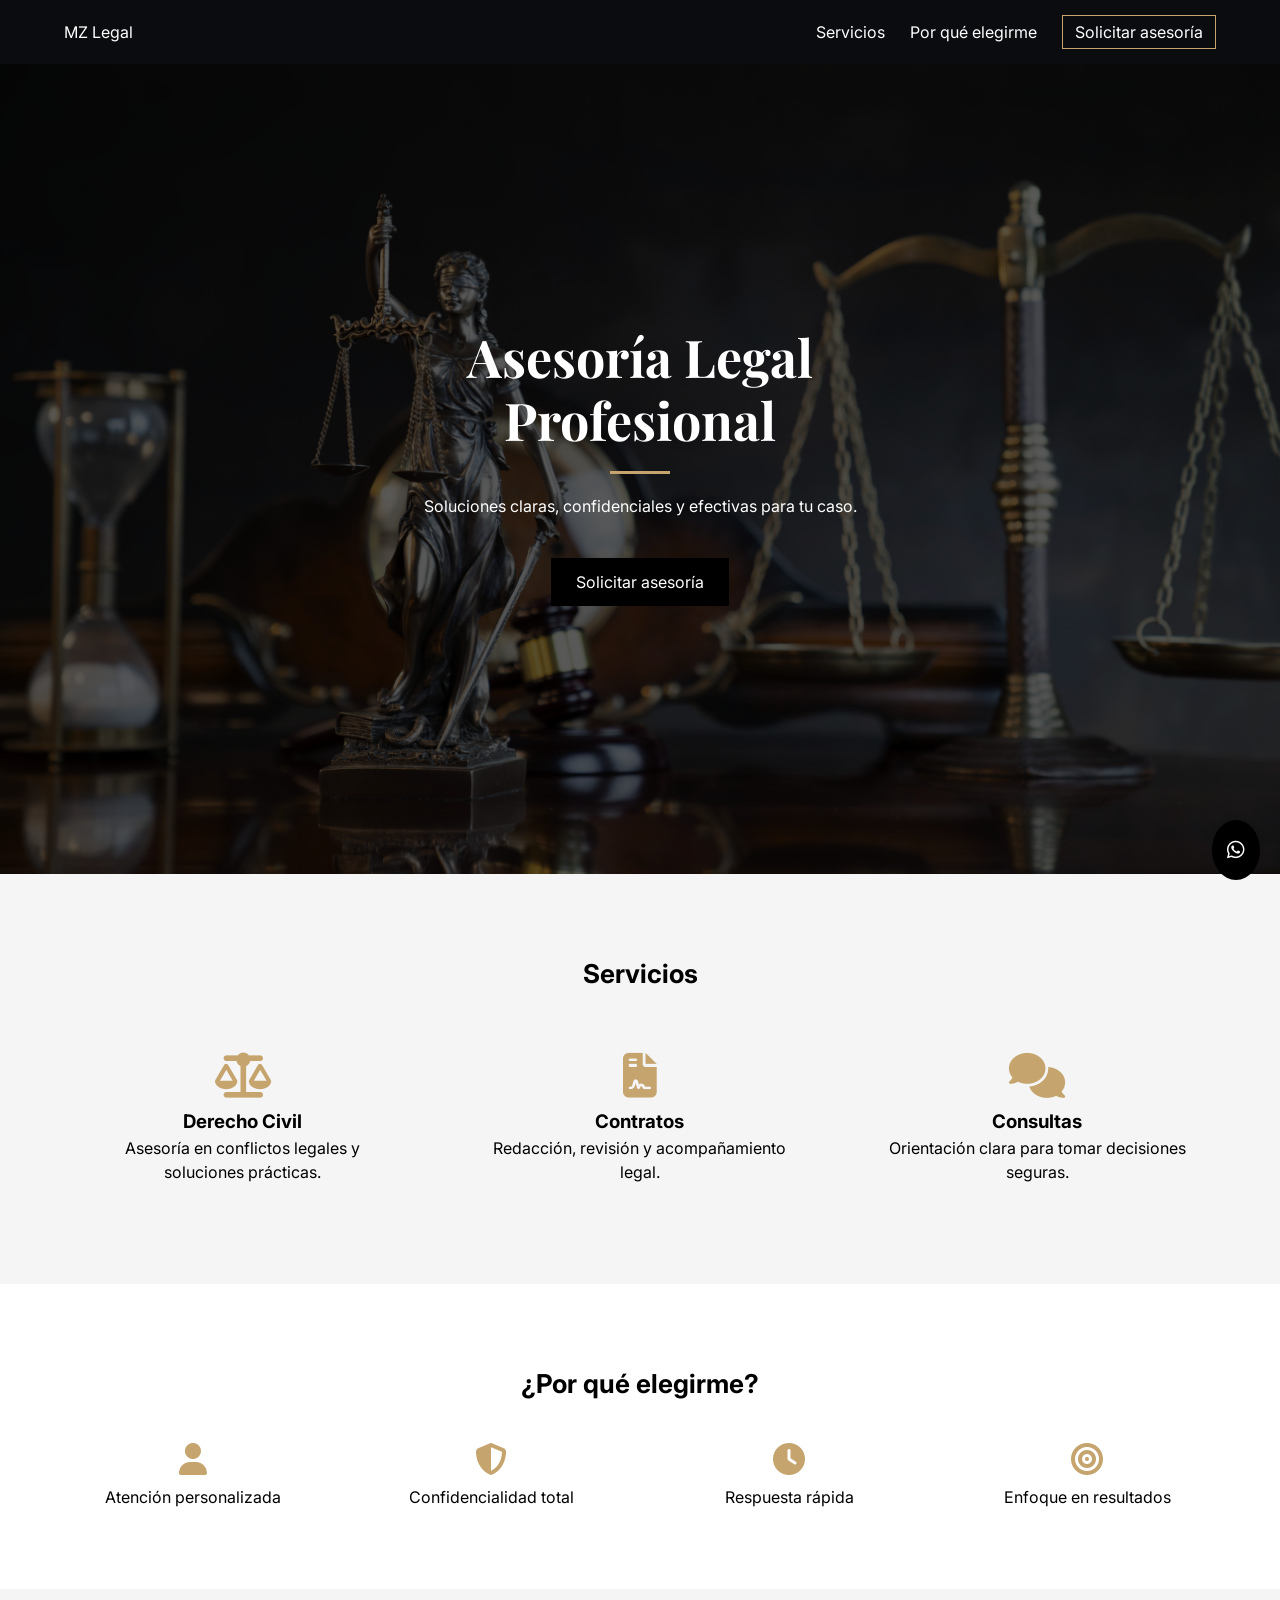
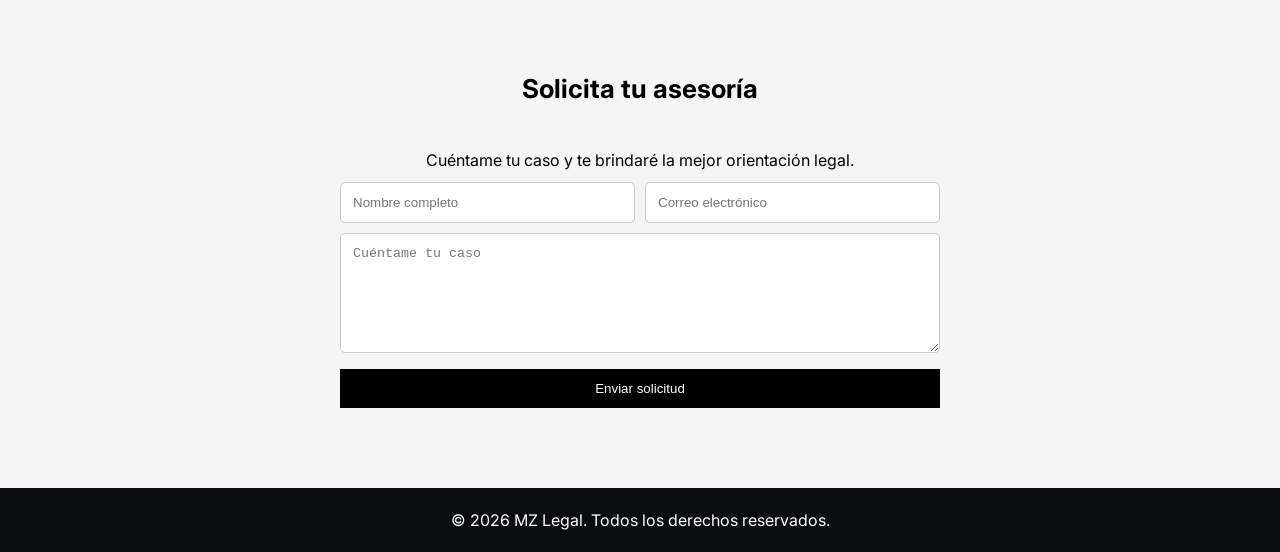
<file: index.html>
<!DOCTYPE html>
<html lang="es">
<head>
  <meta charset="UTF-8">
  <meta name="viewport" content="width=device-width, initial-scale=1.0">
  <title>MZ Legal</title>

  <link rel="stylesheet" href="styles.css">

  <link href="https://fonts.googleapis.com/css2?family=Playfair+Display:wght@600&family=Inter:wght@300;400;600&display=swap" rel="stylesheet">

  <link rel="stylesheet" href="https://cdnjs.cloudflare.com/ajax/libs/font-awesome/6.5.0/css/all.min.css">
</head>

<body>

<!-- NAV -->
<header class="header">
  <nav class="nav container">
    <div class="logo"><span>MZ</span> Legal</div>

    <ul class="menu">
      <li><a href="#servicios">Servicios</a></li>
      <li><a href="#beneficios">Por qué elegirme</a></li>
      <li><a href="#contacto" class="btn-outline">Solicitar asesoría</a></li>
    </ul>
  </nav>
</header>

<!-- HERO -->
<section class="hero">
  <div class="overlay"></div>

  <div class="hero-content container">
    <h1>Asesoría Legal<br>Profesional</h1>

    <div class="divider"></div>

    <p>Soluciones claras, confidenciales y efectivas para tu caso.</p>

    <a href="#contacto" class="btn-primary">Solicitar asesoría</a>
  </div>
</section>

<!-- SERVICIOS -->
<section id="servicios" class="section light">
  <div class="container">
    <h2 class="title">Servicios</h2>

    <div class="grid-3">
      <div class="card">
        <i class="fas fa-scale-balanced"></i>
        <h3>Derecho Civil</h3>
        <p>Asesoría en conflictos legales y soluciones prácticas.</p>
      </div>

      <div class="card">
        <i class="fas fa-file-contract"></i>
        <h3>Contratos</h3>
        <p>Redacción, revisión y acompañamiento legal.</p>
      </div>

      <div class="card">
        <i class="fas fa-comments"></i>
        <h3>Consultas</h3>
        <p>Orientación clara para tomar decisiones seguras.</p>
      </div>
    </div>
  </div>
</section>

<!-- BENEFICIOS -->
<section id="beneficios" class="section">
  <div class="container">
    <h2 class="title">¿Por qué elegirme?</h2>

    <div class="grid-4">
      <div class="benefit">
        <i class="fas fa-user"></i>
        <p>Atención personalizada</p>
      </div>

      <div class="benefit">
        <i class="fas fa-shield-alt"></i>
        <p>Confidencialidad total</p>
      </div>

      <div class="benefit">
        <i class="fas fa-clock"></i>
        <p>Respuesta rápida</p>
      </div>

      <div class="benefit">
        <i class="fas fa-bullseye"></i>
        <p>Enfoque en resultados</p>
      </div>
    </div>
  </div>
</section>

<!-- CONTACTO -->
<section id="contacto" class="section light">
  <div class="container contact">

    <h2 class="title">Solicita tu asesoría</h2>
    <p class="subtitle">Cuéntame tu caso y te brindaré la mejor orientación legal.</p>

    <!-- FORMULARIO FORMSpree -->
    <form action="https://formspree.io/f/mwvaryby" method="POST" class="form" id="form">

      <div class="row">
        <input type="text" name="nombre" placeholder="Nombre completo" required>
        <input type="email" name="email" placeholder="Correo electrónico" required>
      </div>

      <textarea name="mensaje" placeholder="Cuéntame tu caso" required></textarea>

      <input type="hidden" name="_next" value="https://marazeinet.github.io/leadingLegalMZ/gracias.html">

      <input type="hidden" name="_subject" value="Nuevo cliente - Landing Legal">
      <input type="text" name="_gotcha" style="display:none">

      <button type="submit" class="btn-primary">Enviar solicitud</button>

    </form>

  </div>
</section>

<!-- FOOTER -->
<footer class="footer">
  <p>© 2026 MZ Legal. Todos los derechos reservados.</p>
</footer>

<!-- WHATSAPP -->
<a href="https://wa.me/573104997268" class="whatsapp" target="_blank">
  <i class="fab fa-whatsapp"></i>
</a>
<script>
document.getElementById("form").addEventListener("submit", function() {
  setTimeout(function() {
    window.location.href = "https://marazeinet.github.io/leadingLegalMZ/gracias.html";
  }, 1200);
});
</script>
</body>
</html>
</file>
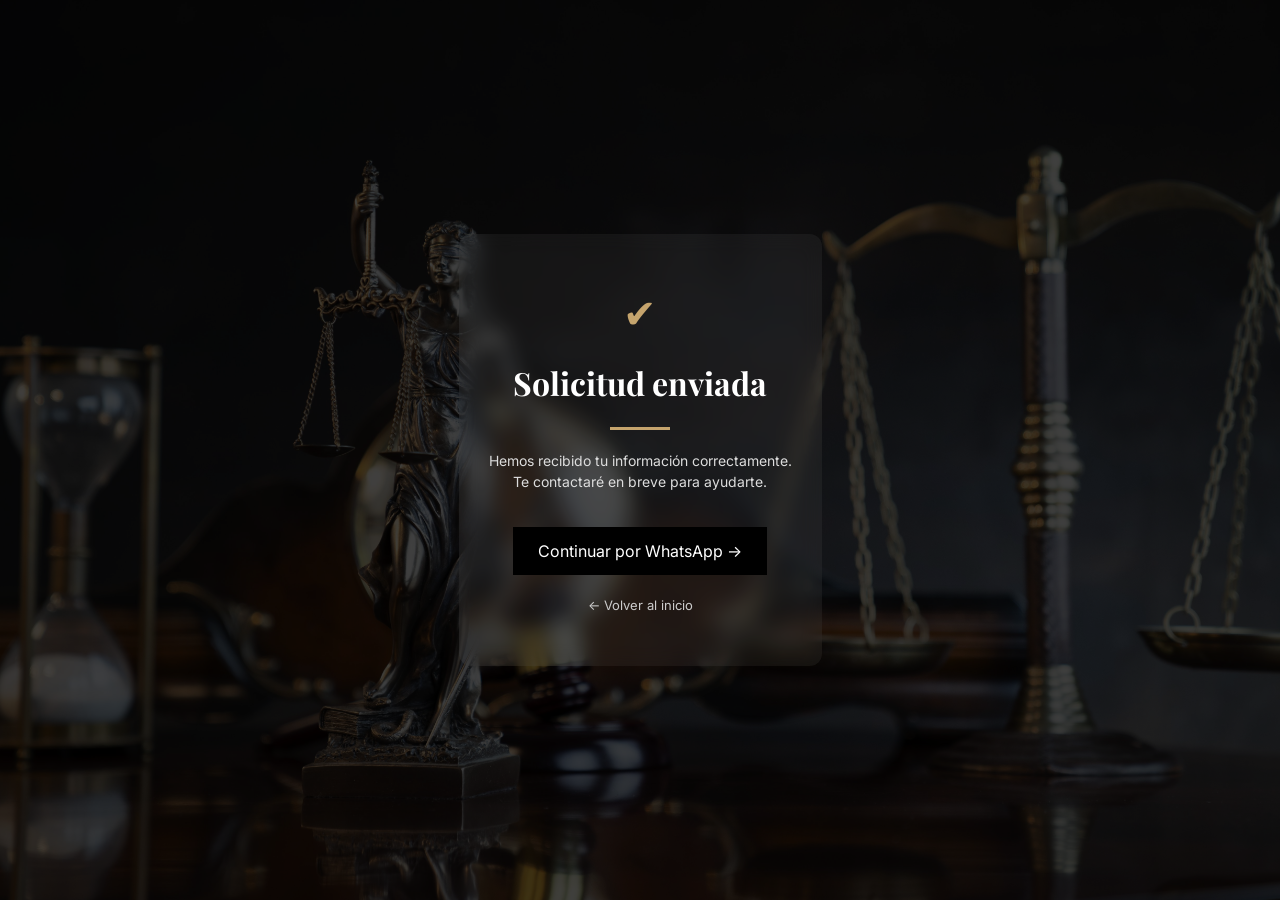
<file: gracias.html>
<!DOCTYPE html>
<html lang="es">
<head>
  <meta charset="UTF-8">
  <meta name="viewport" content="width=device-width, initial-scale=1.0">
  <title>Gracias | MZ Legal</title>

  <link rel="stylesheet" href="styles.css">

  <link href="https://fonts.googleapis.com/css2?family=Playfair+Display:wght@600&family=Inter:wght@300;400;600&display=swap" rel="stylesheet">
</head>

<body class="thanks-page">

<section class="thanks">

  <div class="thanks-card">

    <div class="check">
      ✔
    </div>

    <h1>Solicitud enviada</h1>

    <div class="divider"></div>

    <p>
      Hemos recibido tu información correctamente.<br>
      Te contactaré en breve para ayudarte.
    </p>

    <a href="https://wa.me/573104997268?text=Hola,%20ya%20envié%20mi%20solicitud%20de%20asesoría"
       class="btn-primary">
       Continuar por WhatsApp →
    </a>

    <a href="index.html" class="back">
      ← Volver al inicio
    </a>

  </div>

</section>

</body>
</html>
</file>
<file: styles.css>
/* RESET */
* {
  margin: 0;
  padding: 0;
  box-sizing: border-box;
}

:root {
  --dark: #0b0c10;
  --gold: #c5a46d;
  --light: #f5f5f5;
}

body {
  font-family: 'Inter', sans-serif;
  line-height: 1.5;
}

/* CONTENEDOR */
.container {
  width: 90%;
  max-width: 1200px;
  margin: auto;
}

/* NAV */
.header {
  background: var(--dark);
}

.nav {
  display: flex;
  justify-content: space-between;
  align-items: center;
  padding: 20px 0;
  color: white;
}

.menu {
  display: flex;
  gap: 25px;
  list-style: none;
}

.menu a {
  color: white;
  text-decoration: none;
}

.btn-outline {
  border: 1px solid var(--gold);
  padding: 6px 12px;
}

/* HERO */
.hero {
  height: 90vh;
  background: url('img/hero.jpg') center/cover no-repeat;
  display: flex;
  align-items: center;
  justify-content: center;
  position: relative;
}

/* overlay */
.overlay {
  position: absolute;
  inset: 0;
  background: rgba(0,0,0,0.65);
}

/* CONTENIDO HERO */
.hero-content {
  position: relative;
  color: white;
  text-align: center;
  max-width: 600px;
  padding: 20px;
}

/* TITULO */
.hero h1 {
  font-family: 'Playfair Display', serif;
  font-size: 52px;
  margin-bottom: 15px; /* 👈 espacio */
  line-height: 1.2;
}

/* LINEA */
.divider {
  width: 60px;
  height: 3px;
  background: var(--gold);
  margin: 20px auto;
}

/* TEXTO */
.hero p {
  margin-bottom: 30px; /* 👈 clave */
  font-size: 16px;
}

/* BOTÓN (CORREGIDO) */
.btn-primary {
  display: inline-block;
  margin-top: 10px; /* 👈 evita que se monte */
  background: black;
  color: white;
  padding: 12px 25px;
  text-decoration: none;
  border: none;
  cursor: pointer;
  transition: 0.3s;
}

.btn-primary:hover {
  background: #222;
}

/* SECCIONES */
.section {
  padding: 80px 0;
  text-align: center;
}

.light {
  background: var(--light);
}

.title {
  margin-bottom: 40px;
  font-size: 26px;
}

/* GRID */
.grid-3 {
  display: grid;
  grid-template-columns: repeat(3, 1fr);
  gap: 40px;
}

.grid-4 {
  display: grid;
  grid-template-columns: repeat(4, 1fr);
  gap: 40px;
}

/* SERVICIOS */
.card {
  padding: 20px;
}

.card i {
  font-size: 45px;
  color: var(--gold);
  margin-bottom: 10px;
}

/* BENEFICIOS */
.benefit {
  display: flex;
  flex-direction: column;
  align-items: center;
}

.benefit i {
  font-size: 32px;
  color: var(--gold);
  margin-bottom: 10px;
}

/* FORM */
.form {
  max-width: 600px;
  margin: auto;
}

.row {
  display: flex;
  gap: 10px;
}

input, textarea {
  width: 100%;
  padding: 12px;
  margin-top: 10px;
  border: 1px solid #ccc;
  border-radius: 5px;
}

textarea {
  min-height: 120px;
}

button {
  margin-top: 15px;
  width: 100%;
  background: black;
  color: white;
  padding: 12px;
  border: none;
  cursor: pointer;
}

/* FOOTER */
.footer {
  background: var(--dark);
  color: white;
  text-align: center;
  padding: 20px;
}

/* WHATSAPP */
.whatsapp {
  position: fixed;
  bottom: 20px;
  right: 20px;
  background: black;
  color: white;
  padding: 15px;
  border-radius: 50%;
  font-size: 20px;
}

/* RESPONSIVE */
@media (max-width: 900px) {
  .grid-3, .grid-4 {
    grid-template-columns: 1fr;
  }

  .row {
    flex-direction: column;
  }

  .hero h1 {
    font-size: 36px;
  }
}

/* ===== EFECTOS PREMIUM ===== */

/* transición global suave */
* {
  transition: all 0.3s ease;
}

/* NAV hover elegante */
.menu a {
  position: relative;
}

.menu a::after {
  content: "";
  position: absolute;
  width: 0;
  height: 2px;
  background: #c5a46d;
  left: 0;
  bottom: -5px;
  transition: 0.3s;
}

.menu a:hover::after {
  width: 100%;
}

/* BOTÓN PREMIUM */
.btn-primary {
  position: relative;
  overflow: hidden;
}

.btn-primary:hover {
  transform: translateY(-2px);
  box-shadow: 0 10px 20px rgba(0,0,0,0.2);
}

/* efecto brillo */
.btn-primary::before {
  content: "";
  position: absolute;
  width: 100%;
  height: 100%;
  background: linear-gradient(120deg, transparent, rgba(255,255,255,0.3), transparent);
  top: 0;
  left: -100%;
}

.btn-primary:hover::before {
  left: 100%;
  transition: 0.5s;
}

/* CARDS efecto flotante */
.card {
  transition: transform 0.3s ease, box-shadow 0.3s ease;
}

.card:hover {
  transform: translateY(-8px);
  box-shadow: 0 10px 25px rgba(0,0,0,0.1);
}

/* BENEFICIOS animación */
.benefit {
  transition: transform 0.3s ease;
}

.benefit:hover {
  transform: scale(1.08);
}

/* INPUTS premium */
input:focus, textarea:focus {
  outline: none;
  border-color: #c5a46d;
  box-shadow: 0 0 0 2px rgba(197,164,109,0.2);
}

/* WHATSAPP */
.whatsapp:hover {
  transform: scale(1.15);
}

/* HERO entrada suave */
.hero-content {
  opacity: 0;
  transform: translateY(30px);
  animation: fadeUp 1s ease forwards;
}

@keyframes fadeUp {
  to {
    opacity: 1;
    transform: translateY(0);
  }
}

/* SCROLL ANIMATION */
.reveal {
  opacity: 0;
  transform: translateY(40px);
}

.reveal.active {
  opacity: 1;
  transform: translateY(0);
  transition: 1s ease;
}

/* ===== PAGINA DE GRACIAS ===== */

.thanks-page {
  height: 100vh;
  background: url('img/hero.jpg') center/cover no-repeat;
  display: flex;
  align-items: center;
  justify-content: center;
  position: relative;
}

.thanks-page::before {
  content: "";
  position: absolute;
  inset: 0;
  background: rgba(0,0,0,0.75);
}

.thanks {
  position: relative;
  text-align: center;
  color: white;
}

/* CARD */
.thanks-card {
  background: rgba(255,255,255,0.05);
  backdrop-filter: blur(10px);
  padding: 50px 30px;
  border-radius: 12px;
  max-width: 400px;

  /* animación */
  opacity: 0;
  transform: translateY(30px);
  animation: fadeUp 1s ease forwards;
}

/* CHECK ICON */
.check {
  font-size: 40px;
  color: #c5a46d;
  margin-bottom: 15px;
}

/* TEXTO */
.thanks h1 {
  font-family: 'Playfair Display';
  font-size: 32px;
  margin-bottom: 10px;
}

.thanks p {
  margin-bottom: 25px;
  font-size: 14px;
  color: #ddd;
}

/* BOTON */
.thanks .btn-primary {
  display: inline-block;
  margin-bottom: 15px;
}

/* LINK VOLVER */
.back {
  display: block;
  color: #ccc;
  text-decoration: none;
  font-size: 13px;
}

.back:hover {
  color: white;
}
</file>
